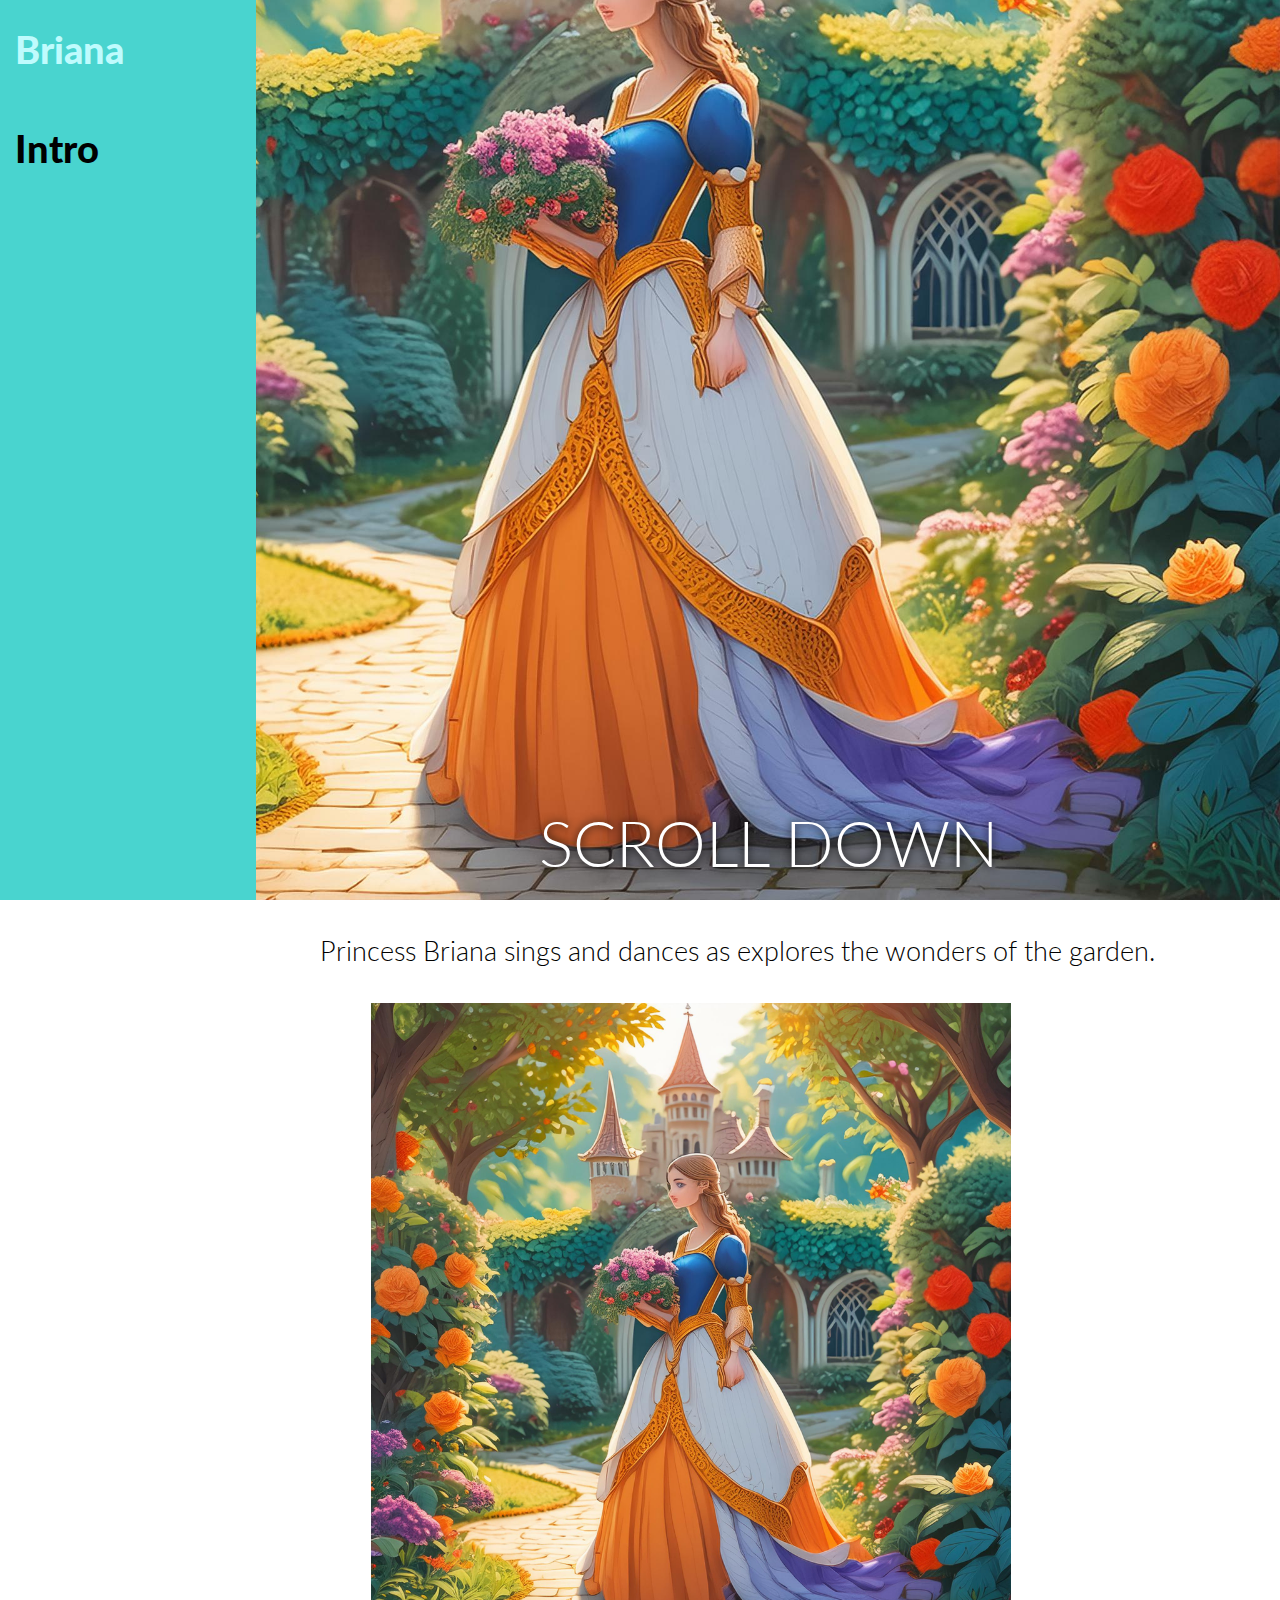
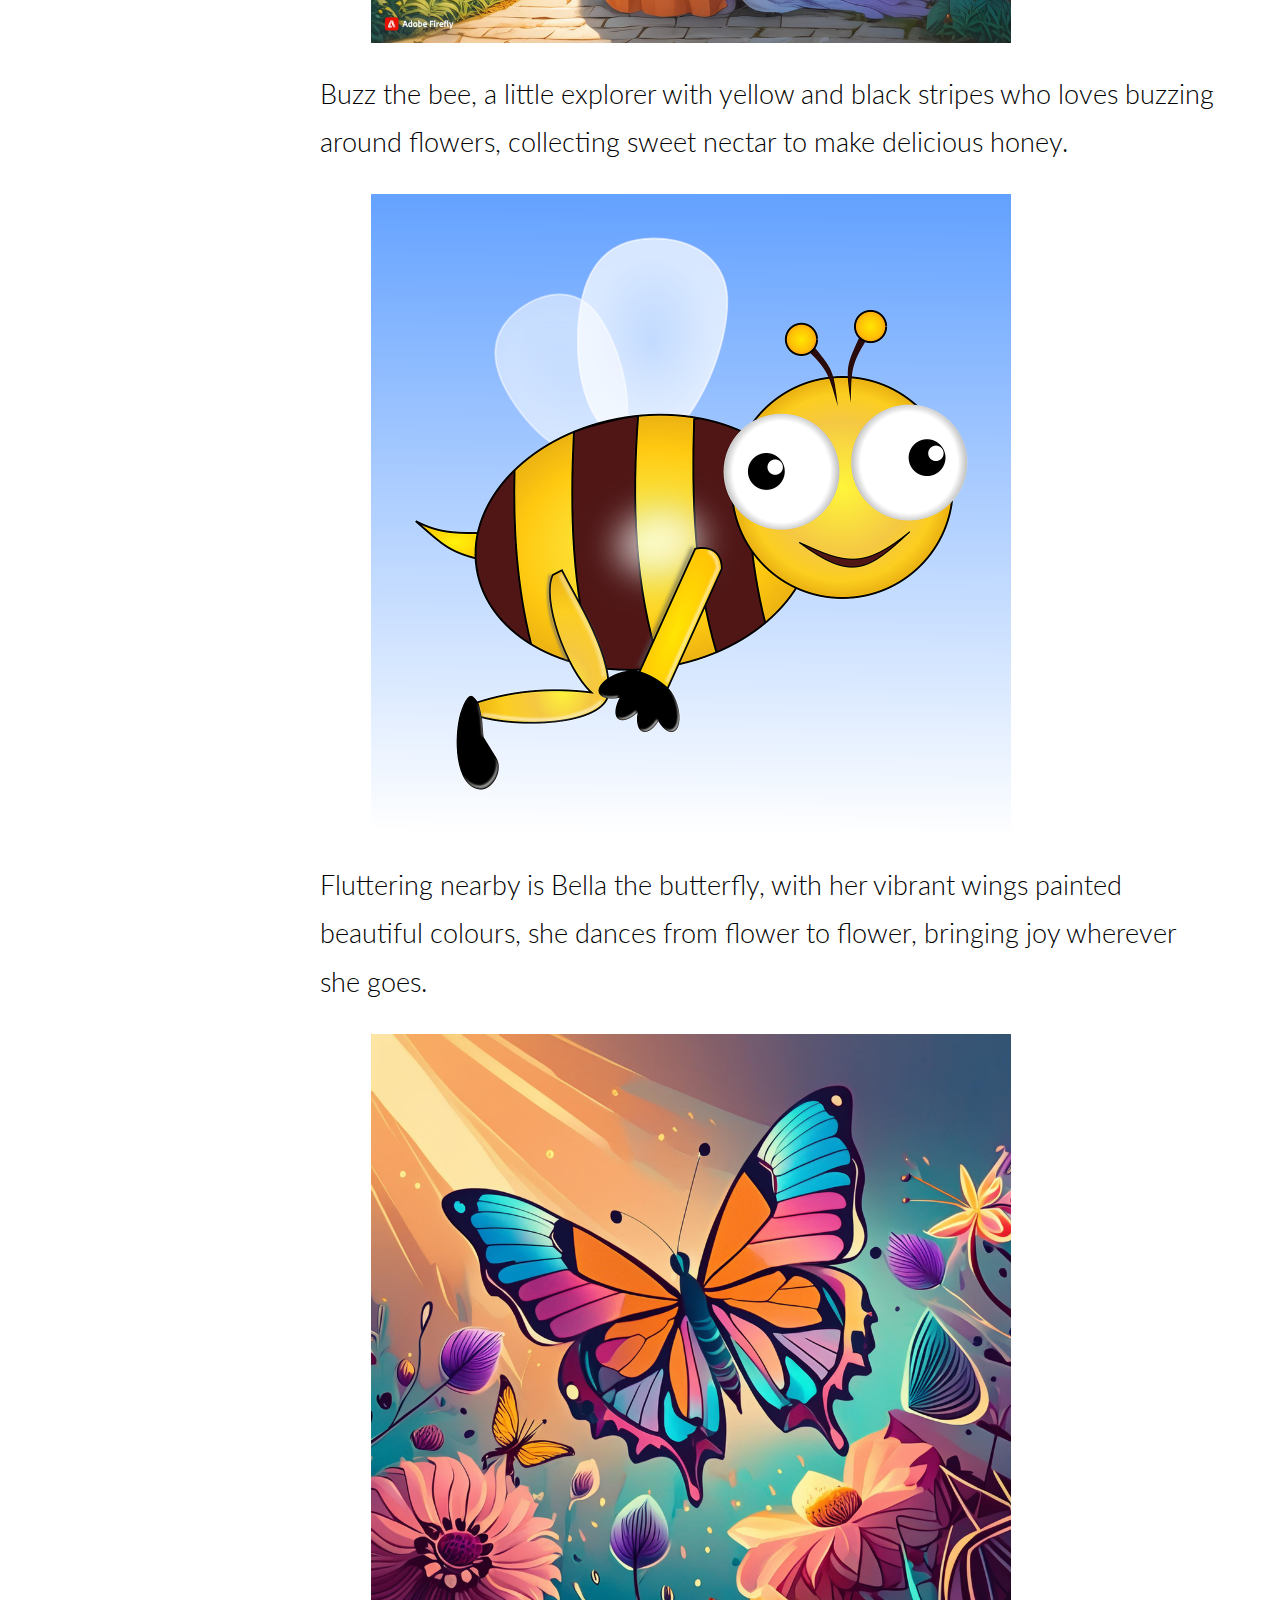
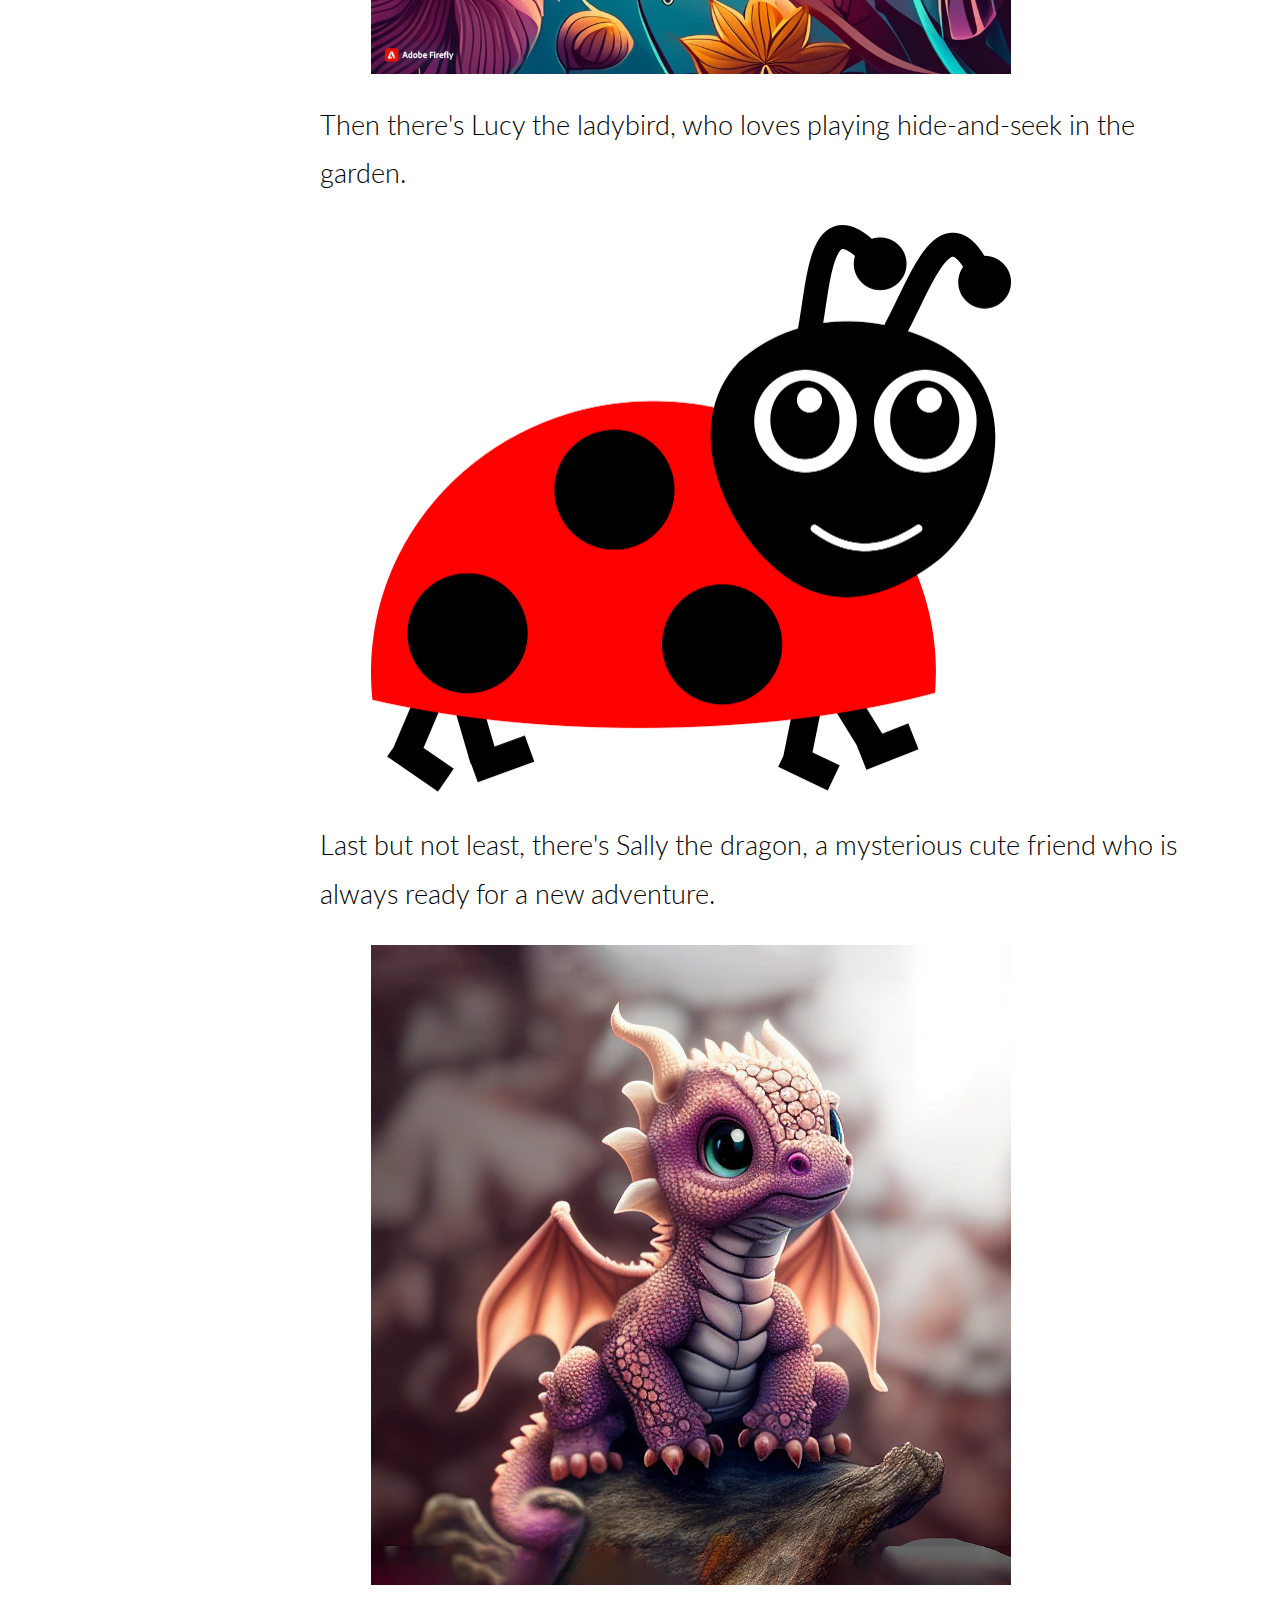
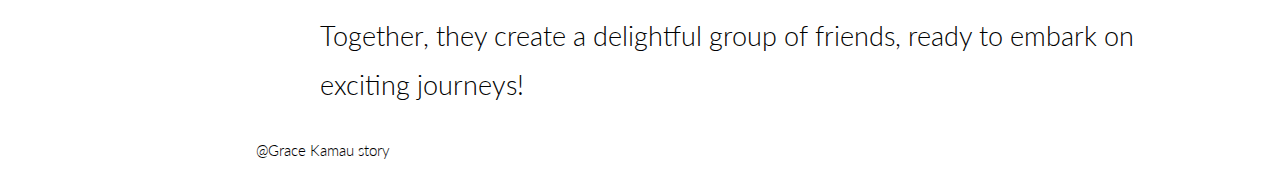
<file: index.html>
<html lang="en">
  <head>
    <meta charset="UTF-8" />
    <meta name="viewport" content="width=device-width, initial-scale=1.0" />
    <title>Princess Briana's life</title>
    <link rel="stylesheet" href="style.css" />
    <link rel="stylesheet" href="default.css" />
  </head>

  <body>
    <nav class="navigation">
      <a href="Briana.html">Briana</a>
      <a href="index.html">Intro</a>
    </nav>
    <main>
      <section class="garden">
        <div id="bounce">SCROLL DOWN</div>
      </section>
      <p id="hideBounce">
        Princess Briana sings and dances as explores the wonders of the garden.
      </p>
      <img src="garden.jpg" />
      <p>
        Buzz the bee, a little explorer with yellow and black stripes who loves
        buzzing around flowers, collecting sweet nectar to make delicious honey.
      </p>
      <img src="bee.png" />
      <p>
        Fluttering nearby is Bella the butterfly, with her vibrant wings painted
        beautiful colours, she dances from flower to flower, bringing joy
        wherever she goes.
      </p>
      <img src="butterfly.jpg" />
      <p>
        Then there's Lucy the ladybird, who loves playing hide-and-seek in the
        garden.
      </p>
      <img src="ladybird.png" />
      <p>
        Last but not least, there's Sally the dragon, a mysterious cute friend
        who is always ready for a new adventure.
      </p>
      <img src="babydragon.jpg" />
      <p>
        Together, they create a delightful group of friends, ready to embark on
        exciting journeys!
         <footer>@Grace Kamau story</footer>
      </p>
    </main>
  </body>

</html>
</file>
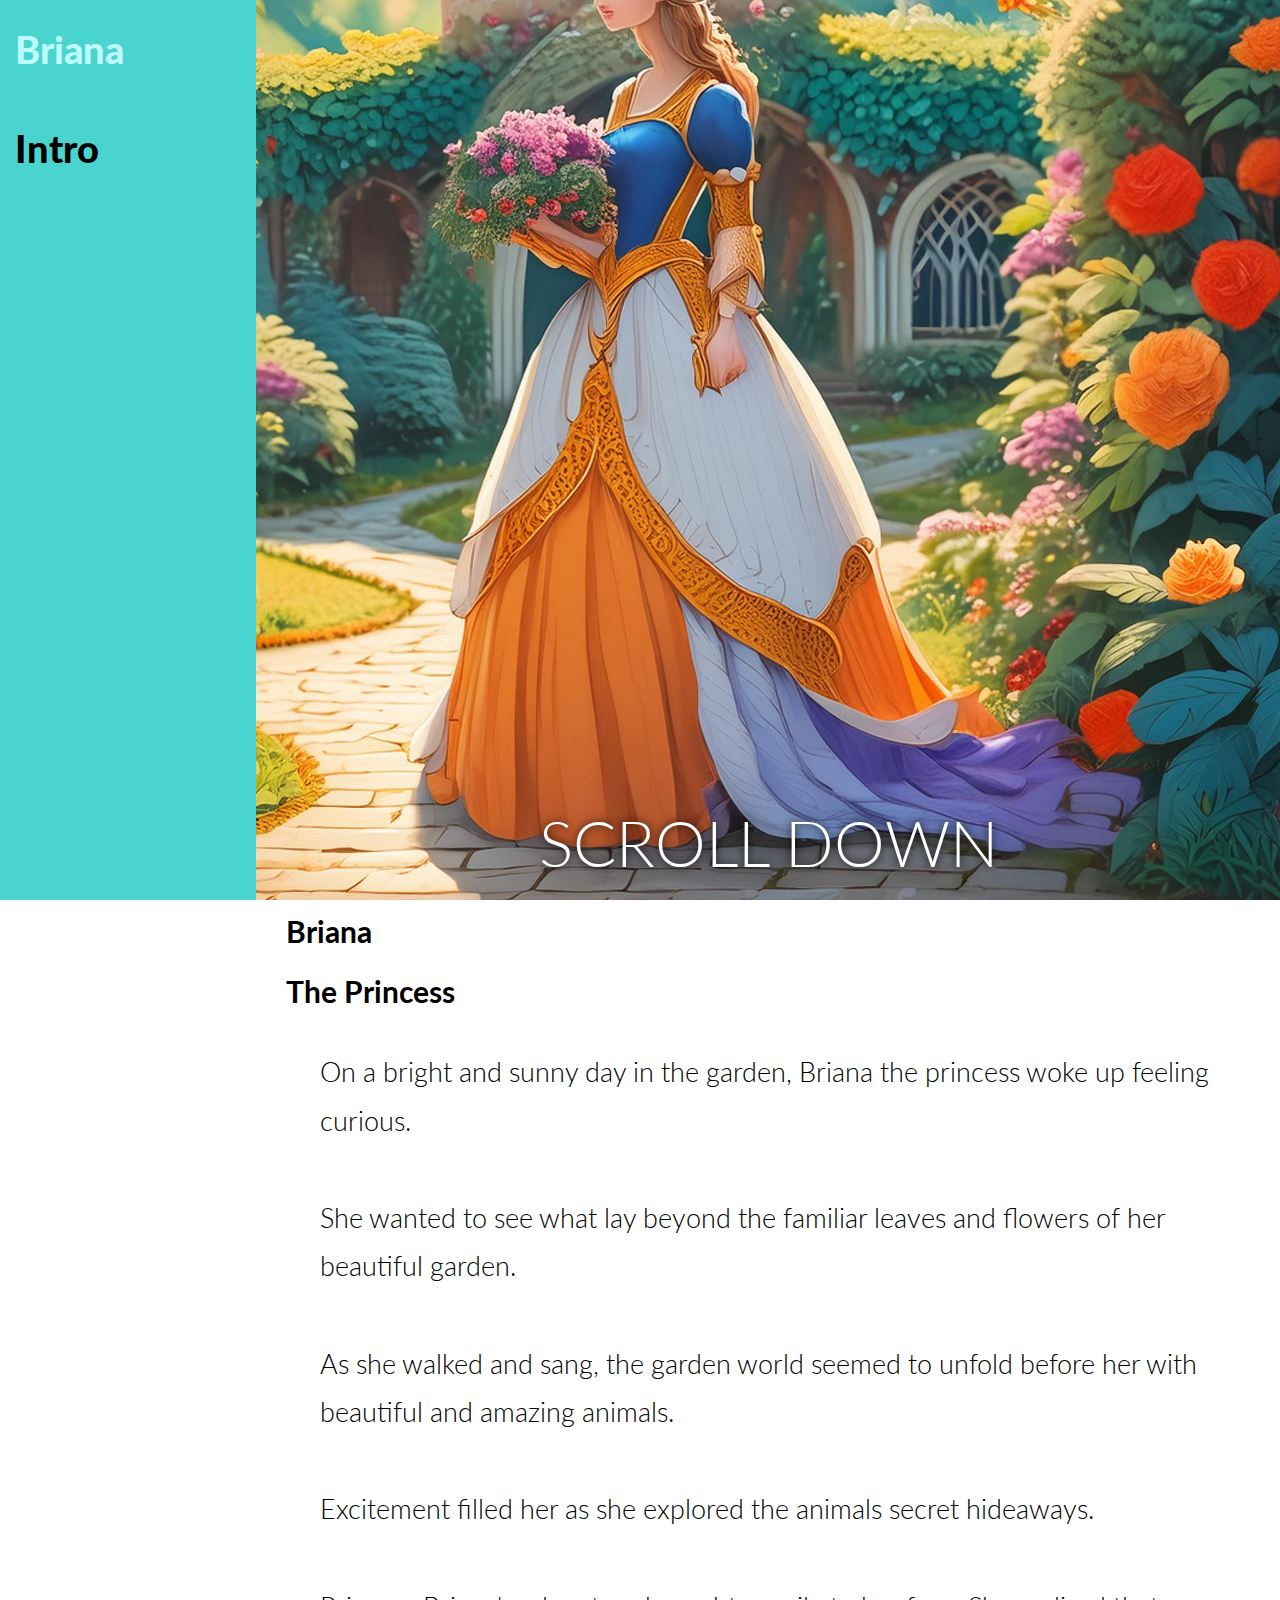
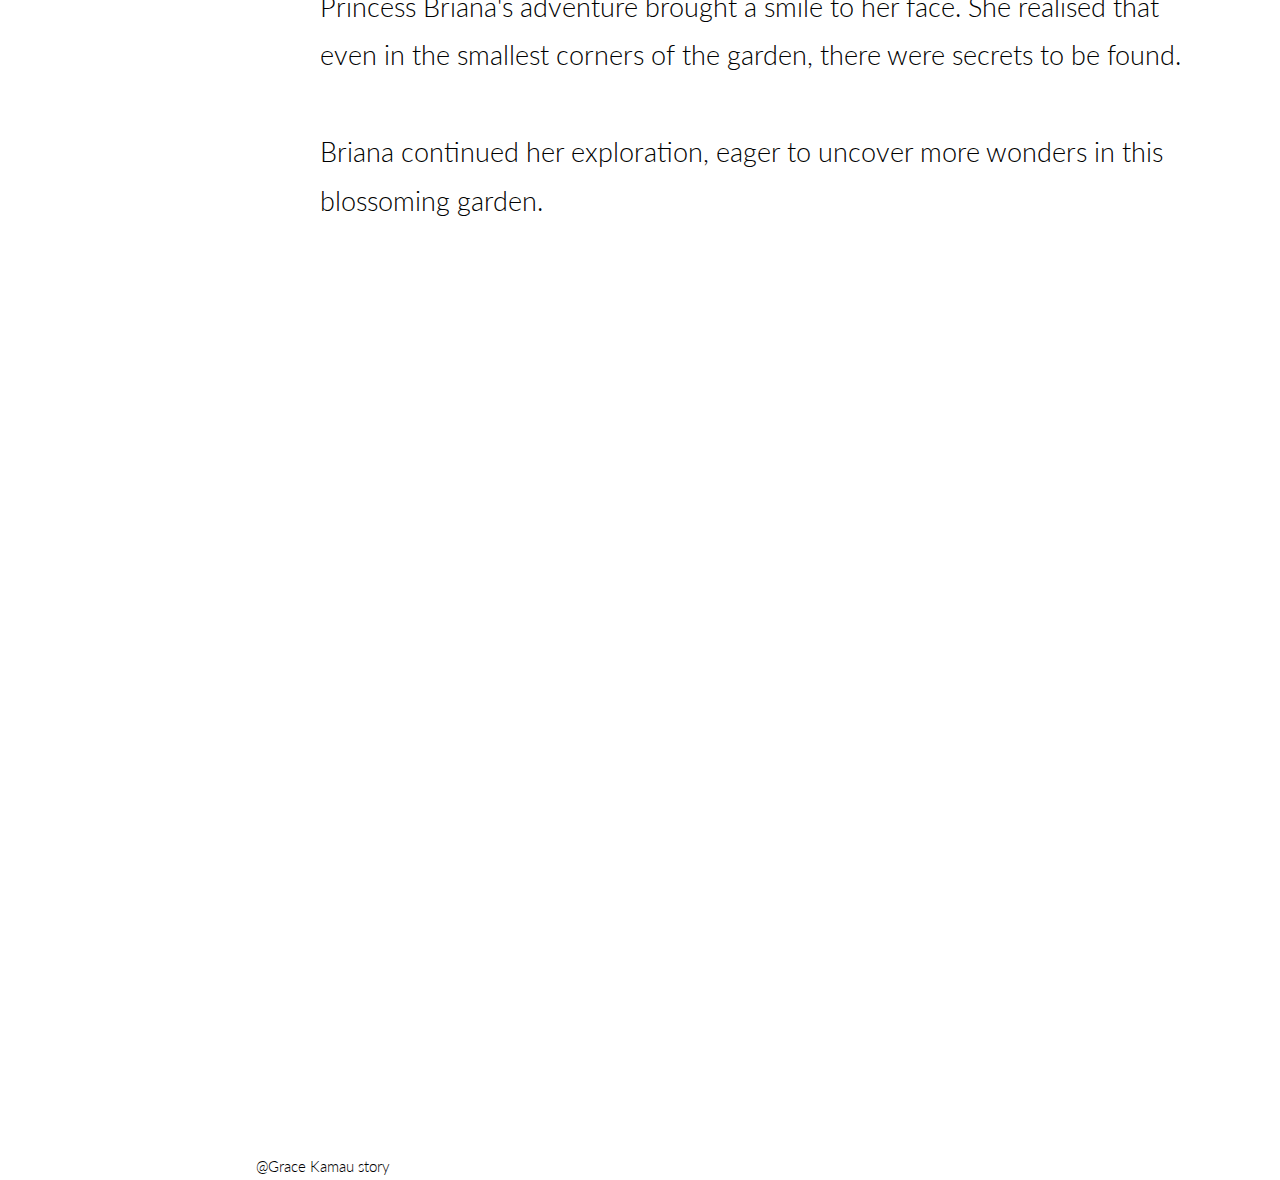
<file: Briana.html>
<!DOCTYPE html>
<html lang="en">
  <head>
    <meta charset="UTF-8" />
    <meta name="viewport" content="width=device-width, initial-scale=1.0" />
    <title>Briana</title>
    <link rel="stylesheet" href="style.css" />
    <link rel="stylesheet" href="default.css" />
  </head>

  <body>
    <nav class="navigation">
      <a href="Briana.html">Briana</a>
      <a href="index.html">Intro</a>
    </nav>
    <main>
      <section class="garden">
        <div id="bounce">SCROLL DOWN</div>
      </section>
      <div id="headingTrigger"></div>
      <h1 id="hideBounce">Briana <br />The Princess</h1>
      <p>
        On a bright and sunny day in the garden, Briana the princess woke up
        feeling curious. <br /><br />She wanted to see what lay beyond the
        familiar leaves and flowers of her beautiful garden. <br /><br />As she
        walked and sang, the garden world seemed to unfold before her with
        beautiful and amazing animals. <br /><br />Excitement filled her as she
        explored the animals secret hideaways.<br /><br />Princess Briana's
        adventure brought a smile to her face. She realised that even in the
        smallest corners of the garden, there were secrets to be found.
        <br /><br />Briana continued her exploration, eager to uncover more
        wonders in this blossoming garden.
      </p>
      <section class="garden">
        <img
          id="Briana"
          class="Briana"
          src="garden.jpg"
          data-src="garden.jpg"
          alt="A cartoon princess"
        />
      </section>
      <footer>@Grace Kamau story</footer>
    </main>
  </body>
  <script type="text/javascript" src="scripts.js"></script>
  <script type="text/javascript" src="Briana.js"></script>
</html>
</file>
<file: style.css>
@import url("https://fonts.googleapis.com/css2?family=Lato:wght@300&display=swap");

html {
  font: 300 15px/1.8 var(--main-font);
}

body {
  margin: 0;
  min-height: 100vh;
  display: flex;
  flex-direction: column;
}

main {
    padding-left: 20vw;  
}

h1 {
  margin: 0;
  color: var(--main-color);
  background-color: var(--background-color);
  top: 0;
  left: 1rem;
  padding-left: 2rem;
  line-height: 2;
  margin-top: 1px;
  z-index: 1;
  transition: all 300ms;
}

img {
  width: 50vw;
  padding-left: 9vw;
}

section {
  height: 100vh;
}

#bounce {
  width: 80vw;
  position: fixed;
  bottom: 0;
  text-align: center;
  color: var(--text-color);
  font-size: 5cqw;
  text-shadow: 0 0 10px var(--text-shadow-color);
  animation: bounce 1s infinite;
}

/* ANIMATIONS */

.rise {
    animation: rising 2s ease;
  }
  
@keyframes rising {
    from {
      transform: translateY(20%);
    }
    to {
      transform: translateY(0%);
    }
  }

@keyframes bounce {
  0%,
  20%,
  50%,
  80%,
  100% {
    transform: translateY(0);
  }
  40% {
    transform: translateY(-30px);
  }
  60% {
    transform: translateY(-15px);
  }
}

p {
  font-size: 3cqh;
  padding-left: 5vw;
  padding-right: 5vw;
}

.garden {
  background-image: url("garden.jpg");
  background-size: cover;
  background-position-y: bottom;
  background-attachment: fixed;
}

/* BRIANA */

.Briana {
    opacity: 0;
    transform: translateX(-20%);
    transition: all 2s ease-out;
    height: 20vh;
    margin-top: 80vh;
    position: relative;
    padding-left: 0;
  }

  .startCrawl {
    opacity: 1;
    transform: translateX(25%);
  }
  
/* NAV BAR */

.navigation {
  background-color: var(--navigation-background-color);
  top: 0;
  display: flex;
  flex-direction: column;
  height: 100%;
  font-size: 3cqw;
  font-weight: 900;
  position: fixed;
  width: 20vw;
}

.navigation a {
  padding: 1rem;
  text-decoration: none;
  color: var(--navigation-text-color);
}

.navigation a:hover {
  color: var(--navigation-hover-color);
  transition: all 500ms;
}

/* HEADING */

.enabled {
  color: var(--text-color);
  background-color: var(--heading-background-color);
  position: sticky;
}
</file>
<file: default.css>
:root {
    --main-font: "Lato", sans-serif;
    --main-color: #000000;
    --background-color: #ffffffa0;
    --text-color: #ffffff;
    --text-shadow-color: #000000;
    --heading-background-color: #ff11a4;
    --navigation-background-color: #49d4cf;
    --navigation-text-color: #000000;
    --navigation-hover-color: #bffbfd;
  }
</file>
